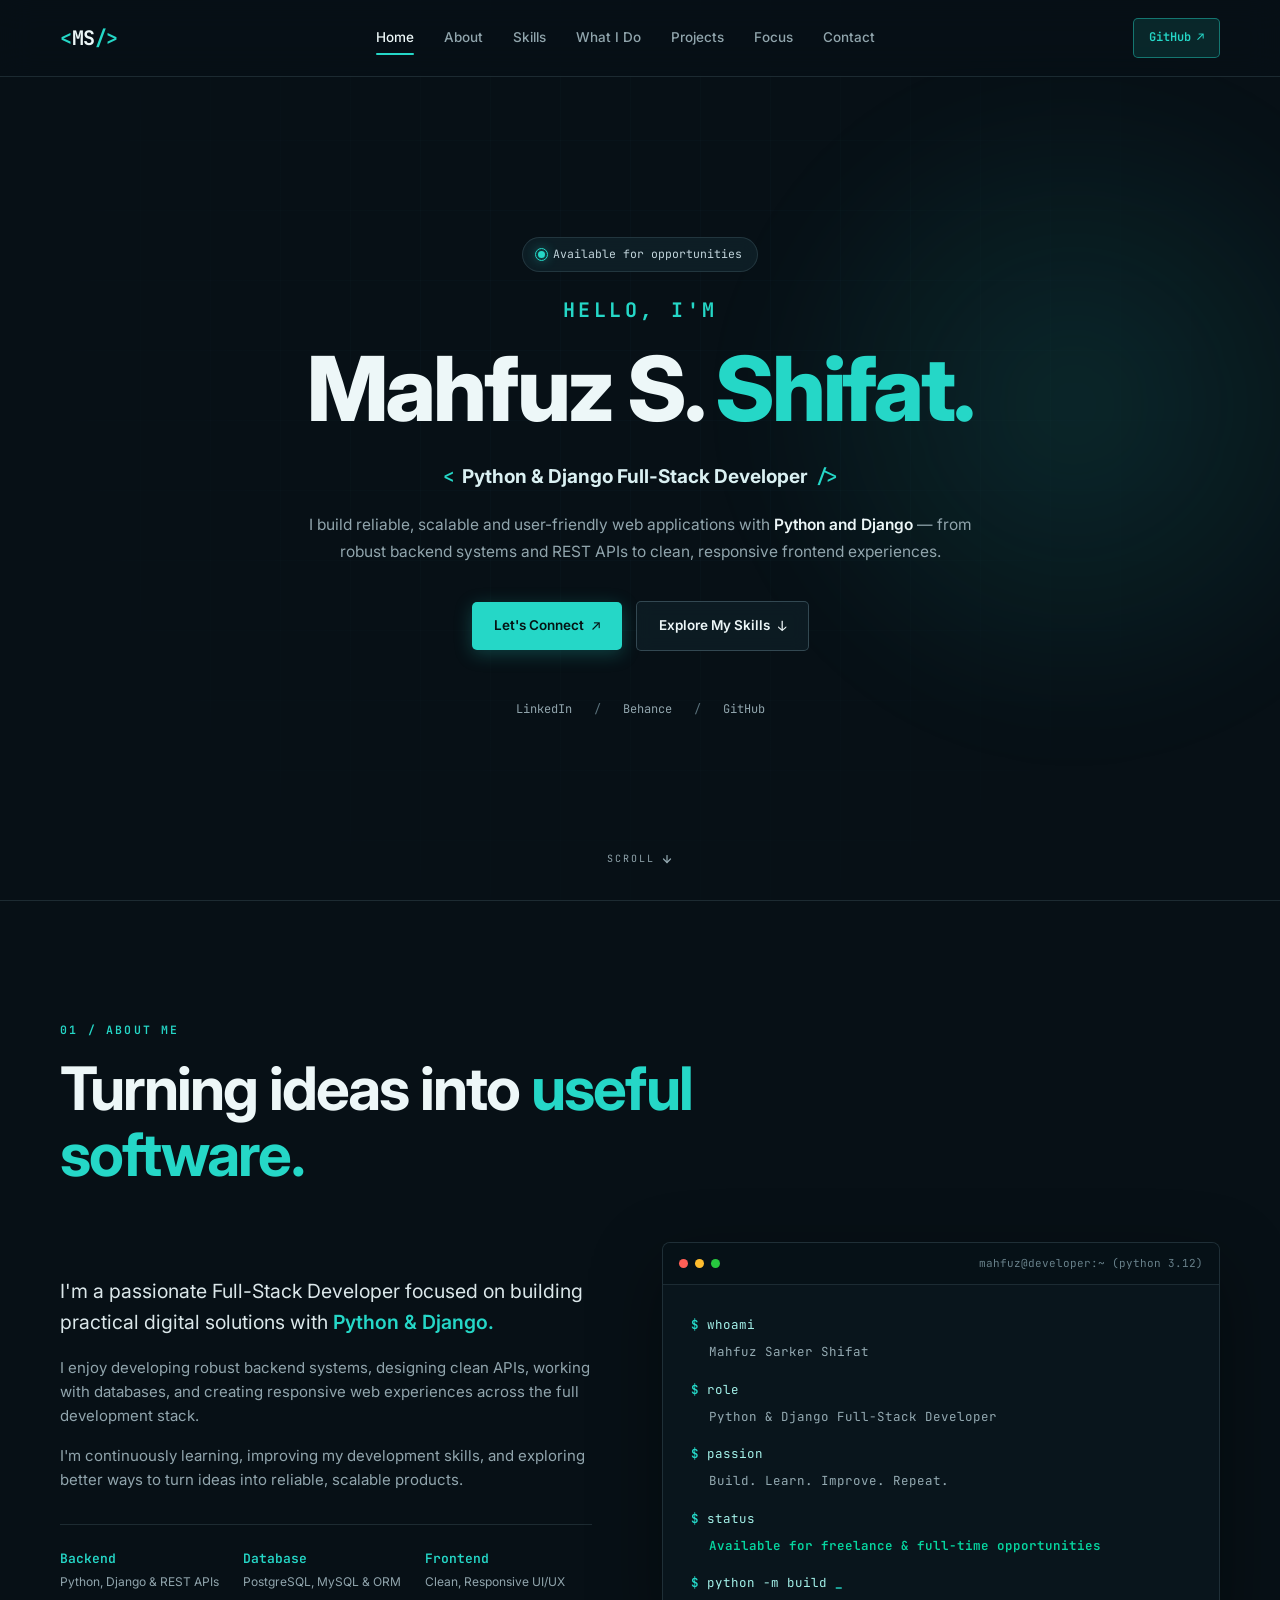
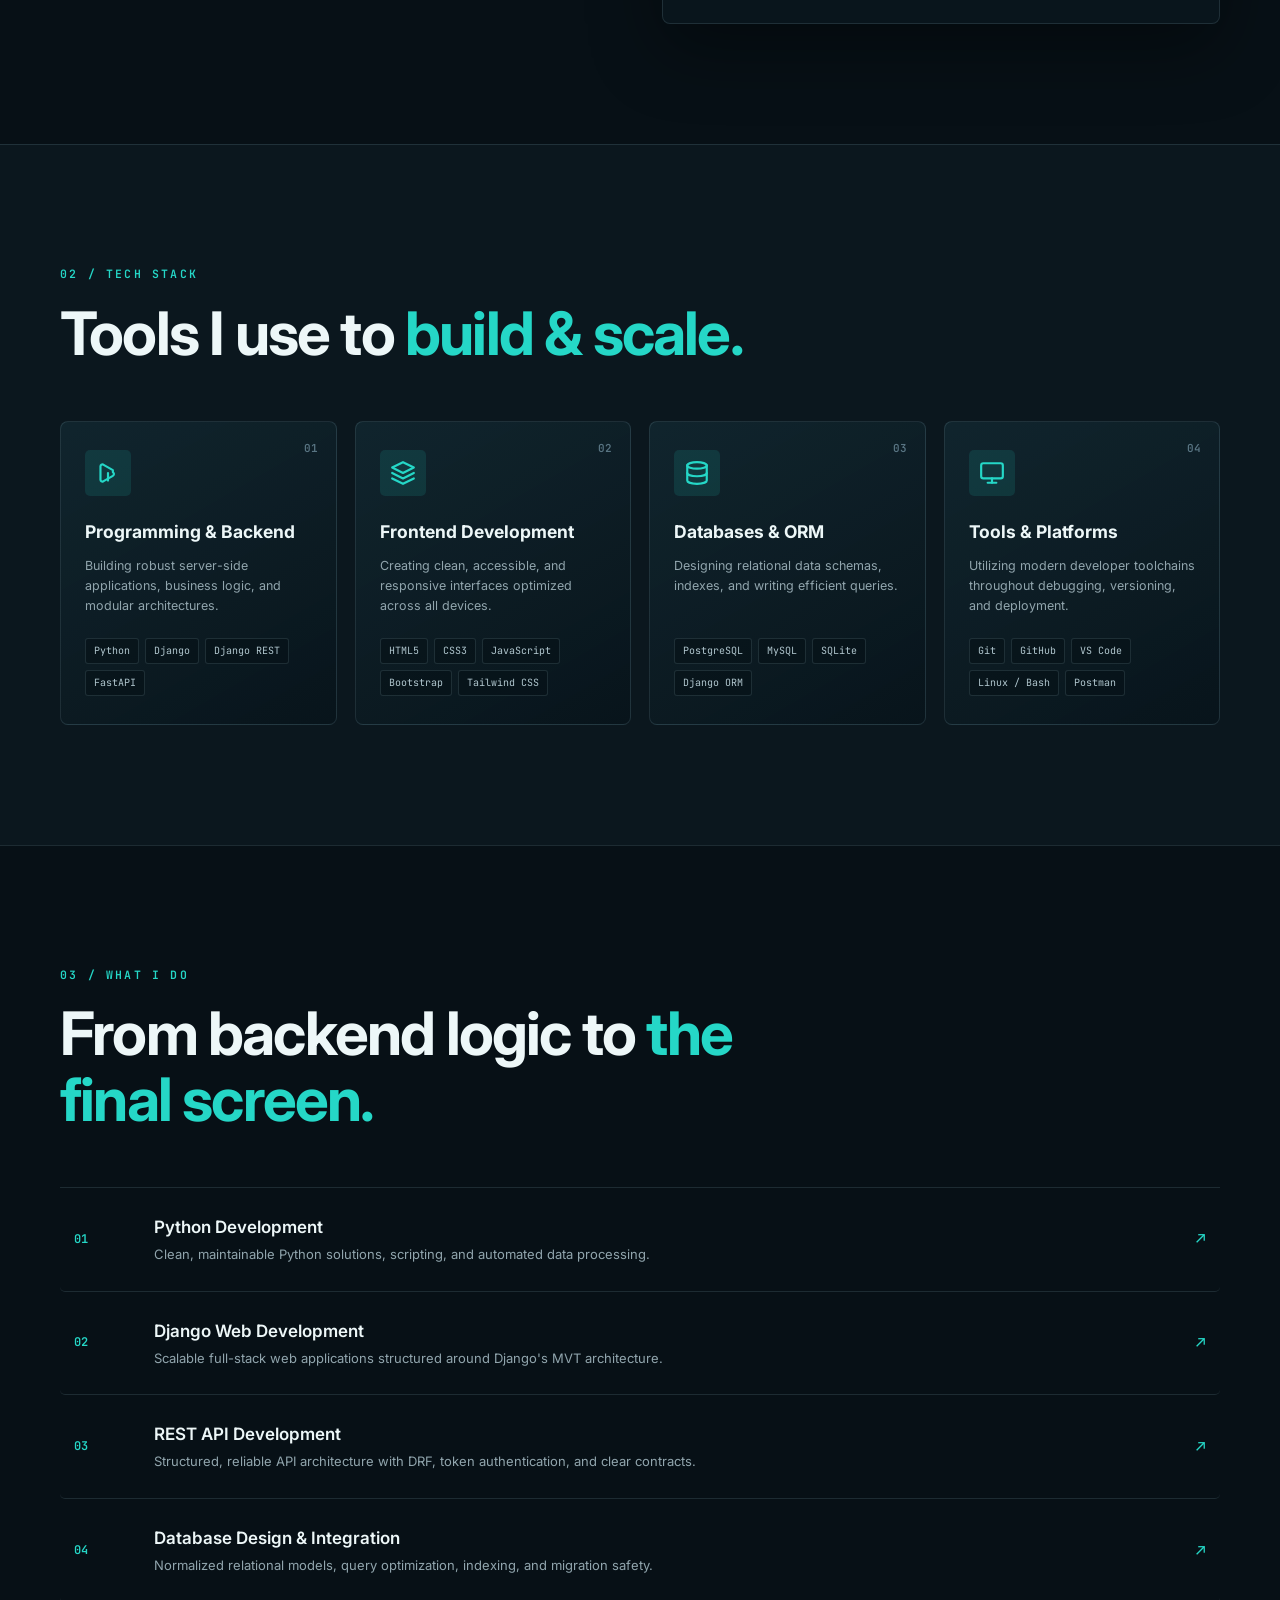
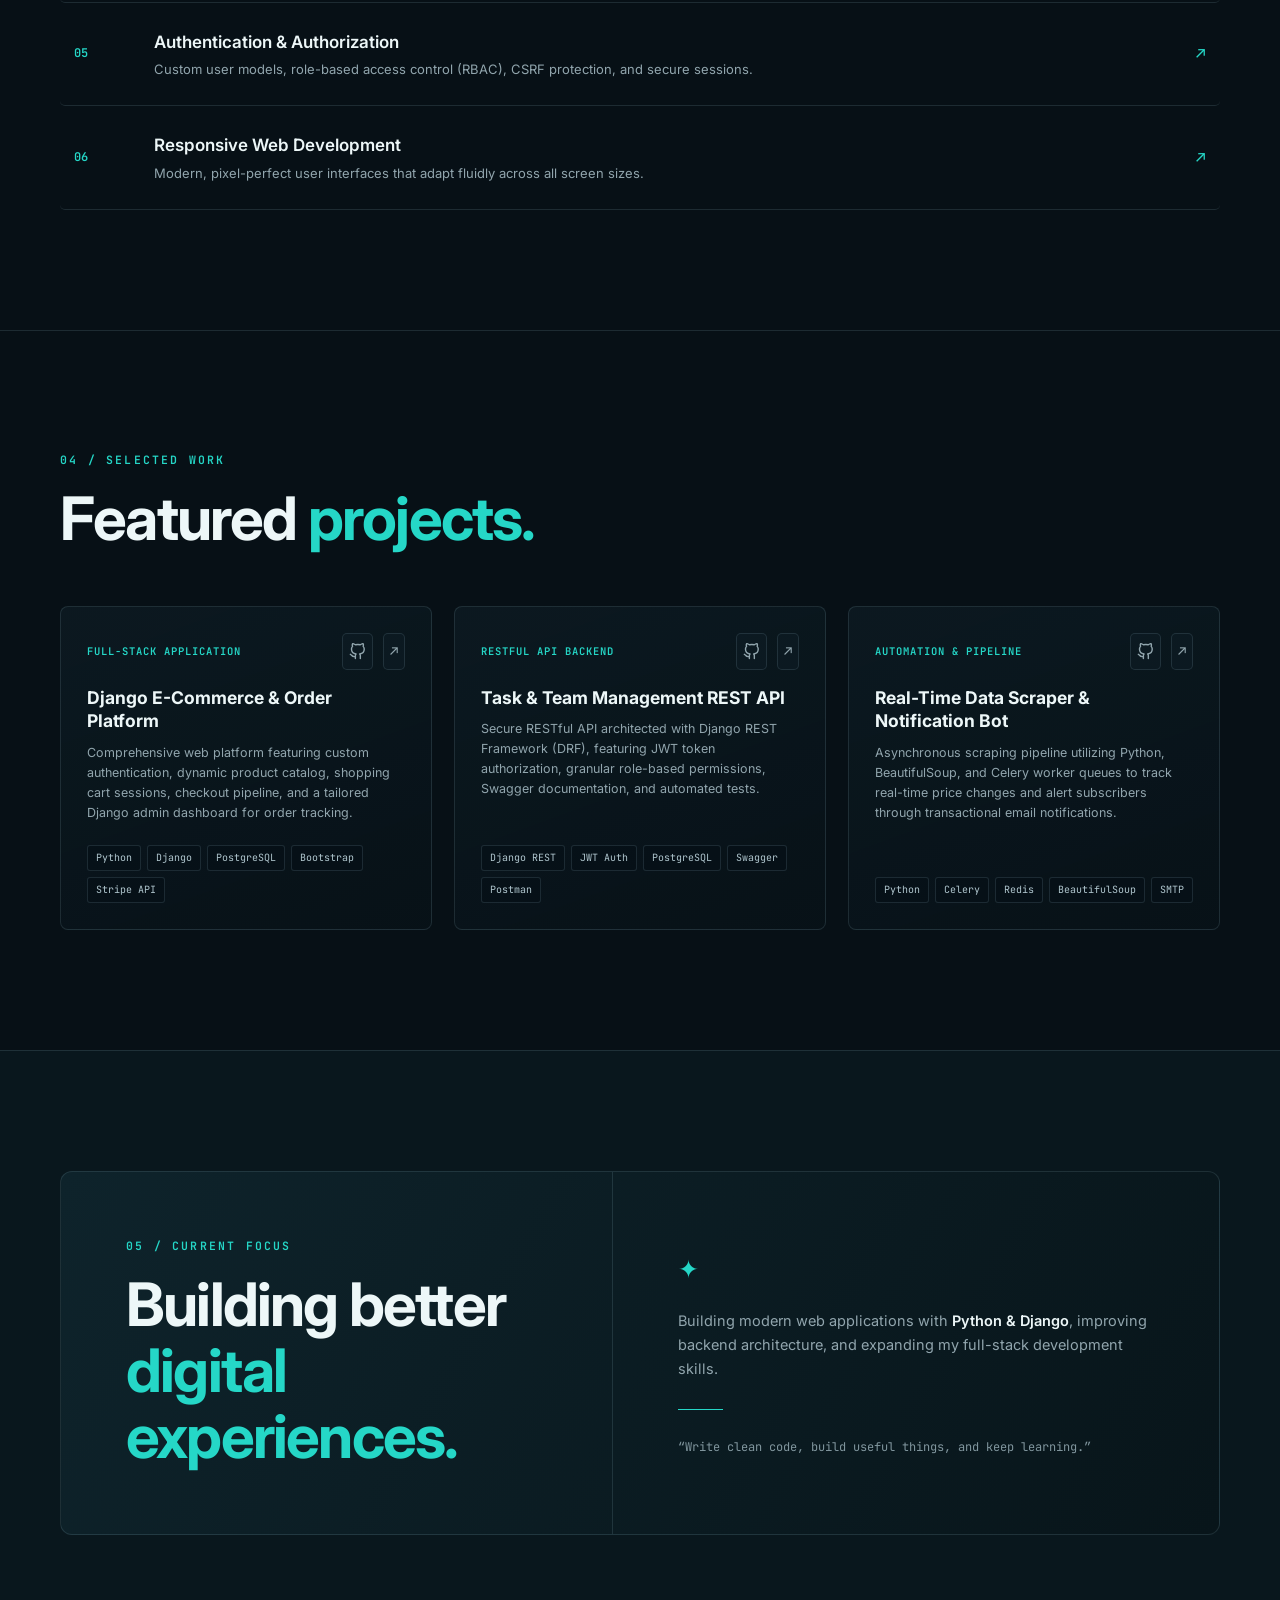
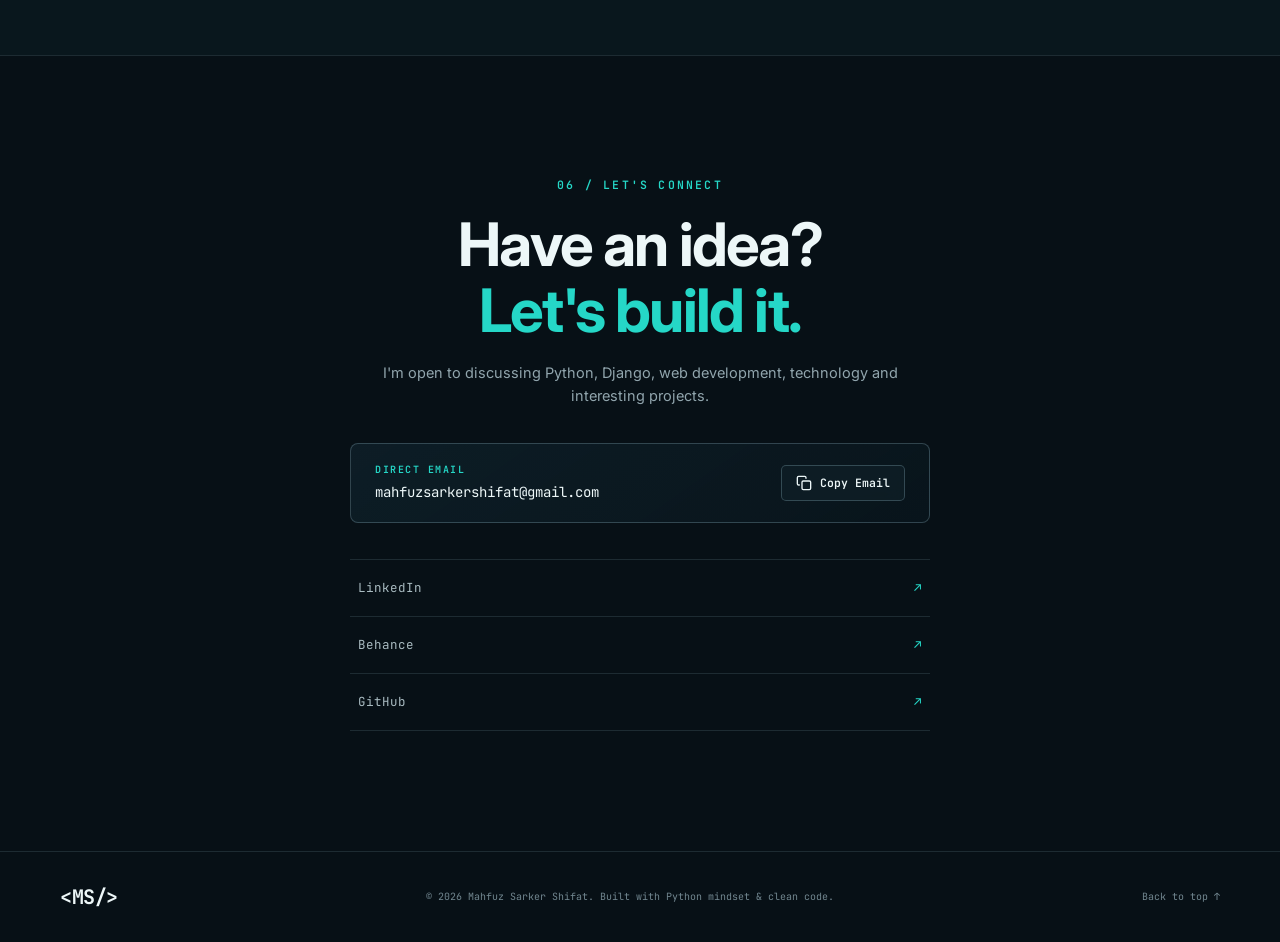
<file: My_Portfolio/index.html>
<!DOCTYPE html>
<html lang="en">
<head>
  <meta charset="UTF-8">
  <meta name="viewport" content="width=device-width, initial-scale=1.0">
  <meta name="description" content="Mahfuz Sarker Shifat — Python &amp; Django Full-Stack Developer. Scalable backend systems, clean REST APIs, and responsive web applications.">
  <meta name="theme-color" content="#071016">
  <title>Mahfuz Sarker Shifat | Python &amp; Django Full-Stack Developer</title>

  <!-- Google Fonts -->
  <link rel="preconnect" href="https://fonts.googleapis.com">
  <link rel="preconnect" href="https://fonts.gstatic.com" crossorigin>
  <link href="https://fonts.googleapis.com/css2?family=Inter:wght@300;400;500;600;700;800&family=JetBrains+Mono:wght@400;500;600;700&display=swap" rel="stylesheet">
  
  <link rel="stylesheet" href="style.css">
</head>
<body>
  <!-- Accessible Skip to Content -->
  <a href="#main-content" class="skip-link">Skip to main content</a>

  <!-- ==================== HEADER ==================== -->
  <header class="header" id="navbar">
    <div class="container nav-container">
      <a class="logo" href="#home" aria-label="Mahfuz Sarker Shifat Homepage">
        <span class="logo-bracket">&lt;</span>MS<span class="logo-bracket">/&gt;</span>
      </a>

      <!-- Mobile Hamburger Button -->
      <button class="menu-btn" id="menu-toggle" aria-label="Toggle navigation menu" aria-expanded="false" aria-controls="nav-links">
        <span class="bar"></span>
        <span class="bar"></span>
        <span class="bar"></span>
      </button>

      <!-- Navigation Links -->
      <nav class="nav-links" id="nav-links" role="navigation" aria-label="Primary Navigation">
        <a href="#home" class="nav-item active">Home</a>
        <a href="#about" class="nav-item">About</a>
        <a href="#skills" class="nav-item">Skills</a>
        <a href="#services" class="nav-item">What I Do</a>
        <a href="#projects" class="nav-item">Projects</a>
        <a href="#focus" class="nav-item">Focus</a>
        <a href="#contact" class="nav-item">Contact</a>
        <div class="mobile-nav-footer">
          <a class="nav-cta-mobile" href="https://github.com/mahfuz-s-shifat" target="_blank" rel="noopener noreferrer">
            GitHub Profile ↗
          </a>
        </div>
      </nav>

      <!-- Desktop Header CTA -->
      <div class="nav-actions">
        <a class="nav-cta" href="https://github.com/mahfuz-s-shifat" target="_blank" rel="noopener noreferrer">
          GitHub <span>↗</span>
        </a>
      </div>
    </div>
  </header>

  <!-- Mobile Backdrop Overlay -->
  <div class="nav-backdrop" id="nav-backdrop" aria-hidden="true"></div>

  <!-- ==================== MAIN CONTENT ==================== -->
  <main id="main-content">

    <!-- HERO SECTION -->
    <section class="hero" id="home" aria-label="Introduction">
      <div class="hero-grid" aria-hidden="true"></div>
      <div class="hero-glow" aria-hidden="true"></div>

      <div class="container hero-content">
        <!-- 1. Status Pill (Placed strictly on its own line) -->
        <div class="status-wrapper">
          <div class="status" role="status">
            <span class="status-pulse" aria-hidden="true"></span>
            Available for opportunities
          </div>
        </div>

        <!-- 2. Greeting Eyebrow (Placed strictly on its own line with enlarged size) -->
        <p class="hero-eyebrow">HELLO, I'M</p>

        <!-- 3. Hero Name Title -->
        <h1 class="hero-title">
          Mahfuz S. <span class="text-accent">Shifat.</span>
        </h1>

        <!-- 4. Role Badge -->
        <div class="hero-role">
          <span class="code-bracket" aria-hidden="true">&lt;</span>
          <strong>Python &amp; Django Full-Stack Developer</strong>
          <span class="code-bracket" aria-hidden="true">/&gt;</span>
        </div>

        <!-- 5. Bio Description -->
        <p class="hero-text">
          I build reliable, scalable and user-friendly web applications
          with <strong>Python and Django</strong> — from robust backend systems and REST APIs
          to clean, responsive frontend experiences.
        </p>

        <!-- 6. Action Buttons -->
        <div class="hero-actions">
          <a class="btn btn-primary" href="#contact">
            <span>Let's Connect</span>
            <span class="arrow-icon" aria-hidden="true">↗</span>
          </a>
          <a class="btn btn-secondary" href="#skills">
            <span>Explore My Skills</span>
            <span class="arrow-icon" aria-hidden="true">↓</span>
          </a>
        </div>

        <!-- 7. Social Links -->
        <div class="socials" aria-label="Social media links">
          <a href="https://www.linkedin.com/in/mahfuz-sarker-shifat-9b3b56406/" target="_blank" rel="noopener noreferrer">
            LinkedIn
          </a>
          <span class="social-divider" aria-hidden="true">/</span>
          <a href="https://www.behance.net/mahfuz_s_shifat" target="_blank" rel="noopener noreferrer">
            Behance
          </a>
          <span class="social-divider" aria-hidden="true">/</span>
          <a href="https://github.com/mahfuz-s-shifat" target="_blank" rel="noopener noreferrer">
            GitHub
          </a>
        </div>
      </div>

      <!-- Scroll Cue -->
      <a href="#about" class="scroll-cue" aria-label="Scroll down to About section">
        <span>SCROLL</span>
        <svg width="12" height="12" viewBox="0 0 24 24" fill="none" stroke="currentColor" stroke-width="2.5" stroke-linecap="round" stroke-linejoin="round" aria-hidden="true">
          <line x1="12" y1="5" x2="12" y2="19"></line>
          <polyline points="19 12 12 19 5 12"></polyline>
        </svg>
      </a>
    </section>

    <!-- ABOUT SECTION -->
    <section class="section about" id="about">
      <div class="container">
        <div class="section-heading">
          <p class="eyebrow">01 / ABOUT ME</p>
          <h2>Turning ideas into <span class="text-accent">useful software.</span></h2>
        </div>

        <div class="about-grid">
          <div class="about-copy">
            <p class="lead">
              I'm a passionate Full-Stack Developer focused on building
              practical digital solutions with <strong>Python &amp; Django.</strong>
            </p>
            <p>
              I enjoy developing robust backend systems, designing clean APIs,
              working with databases, and creating responsive web experiences
              across the full development stack.
            </p>
            <p>
              I'm continuously learning, improving my development skills,
              and exploring better ways to turn ideas into reliable, scalable products.
            </p>

            <div class="about-highlights">
              <div class="highlight-item">
                <span class="highlight-tag">Backend</span>
                <span class="highlight-desc">Python, Django &amp; REST APIs</span>
              </div>
              <div class="highlight-item">
                <span class="highlight-tag">Database</span>
                <span class="highlight-desc">PostgreSQL, MySQL &amp; ORM</span>
              </div>
              <div class="highlight-item">
                <span class="highlight-tag">Frontend</span>
                <span class="highlight-desc">Clean, Responsive UI/UX</span>
              </div>
            </div>
          </div>

          <!-- Interactive Developer Terminal -->
          <div class="terminal" aria-label="Developer Terminal profile">
            <div class="terminal-top">
              <div class="terminal-buttons" aria-hidden="true">
                <span class="dot close"></span>
                <span class="dot minimize"></span>
                <span class="dot maximize"></span>
              </div>
              <b class="terminal-title">mahfuz@developer:~ (python 3.12)</b>
            </div>
            <div class="terminal-body">
              <div class="terminal-line">
                <span class="prompt">$</span> <span class="cmd">whoami</span>
              </div>
              <div class="terminal-output">Mahfuz Sarker Shifat</div>

              <div class="terminal-line">
                <span class="prompt">$</span> <span class="cmd">role</span>
              </div>
              <div class="terminal-output">Python &amp; Django Full-Stack Developer</div>

              <div class="terminal-line">
                <span class="prompt">$</span> <span class="cmd">passion</span>
              </div>
              <div class="terminal-output">Build. Learn. Improve. Repeat.</div>

              <div class="terminal-line">
                <span class="prompt">$</span> <span class="cmd">status</span>
              </div>
              <div class="terminal-output">
                <span class="status-badge">Available for freelance &amp; full-time opportunities</span>
              </div>

              <div class="terminal-line">
                <span class="prompt">$</span> <span class="cmd">python -m build</span> <span class="cursor" aria-hidden="true">_</span>
              </div>
            </div>
          </div>
        </div>
      </div>
    </section>

    <!-- SKILLS SECTION -->
    <section class="section skills-section" id="skills">
      <div class="container">
        <div class="section-heading">
          <p class="eyebrow">02 / TECH STACK</p>
          <h2>Tools I use to <span class="text-accent">build &amp; scale.</span></h2>
        </div>

        <div class="skills-grid">
          <!-- Card 1 -->
          <article class="skill-card">
            <div class="card-number">01</div>
            <div class="skill-icon" aria-hidden="true">
              <svg width="26" height="26" viewBox="0 0 24 24" fill="none" stroke="currentColor" stroke-width="2" stroke-linecap="round" stroke-linejoin="round"><path d="M16.5 9.4 7.55 4.24a1.78 1.78 0 0 0-2.5 1.55v12.42a1.78 1.78 0 0 0 2.5 1.55L16.5 14.6a1.78 1.78 0 0 0 0-3.2z"></path><polyline points="12 12 12 19"></polyline></svg>
            </div>
            <h3>Programming &amp; Backend</h3>
            <p>Building robust server-side applications, business logic, and modular architectures.</p>
            <div class="tags">
              <span>Python</span>
              <span>Django</span>
              <span>Django REST</span>
              <span>FastAPI</span>
            </div>
          </article>

          <!-- Card 2 -->
          <article class="skill-card">
            <div class="card-number">02</div>
            <div class="skill-icon" aria-hidden="true">
              <svg width="26" height="26" viewBox="0 0 24 24" fill="none" stroke="currentColor" stroke-width="2" stroke-linecap="round" stroke-linejoin="round"><polygon points="12 2 2 7 12 12 22 7 12 2"></polygon><polyline points="2 17 12 22 22 17"></polyline><polyline points="2 12 12 17 22 12"></polyline></svg>
            </div>
            <h3>Frontend Development</h3>
            <p>Creating clean, accessible, and responsive interfaces optimized across all devices.</p>
            <div class="tags">
              <span>HTML5</span>
              <span>CSS3</span>
              <span>JavaScript</span>
              <span>Bootstrap</span>
              <span>Tailwind CSS</span>
            </div>
          </article>

          <!-- Card 3 -->
          <article class="skill-card">
            <div class="card-number">03</div>
            <div class="skill-icon" aria-hidden="true">
              <svg width="26" height="26" viewBox="0 0 24 24" fill="none" stroke="currentColor" stroke-width="2" stroke-linecap="round" stroke-linejoin="round"><ellipse cx="12" cy="5" rx="9" ry="3"></ellipse><path d="M21 12c0 1.66-4 3-9 3s-9-1.34-9-3"></path><path d="M3 5v14c0 1.66 4 3 9 3s9-1.34 9-3V5"></path></svg>
            </div>
            <h3>Databases &amp; ORM</h3>
            <p>Designing relational data schemas, indexes, and writing efficient queries.</p>
            <div class="tags">
              <span>PostgreSQL</span>
              <span>MySQL</span>
              <span>SQLite</span>
              <span>Django ORM</span>
            </div>
          </article>

          <!-- Card 4 -->
          <article class="skill-card">
            <div class="card-number">04</div>
            <div class="skill-icon" aria-hidden="true">
              <svg width="26" height="26" viewBox="0 0 24 24" fill="none" stroke="currentColor" stroke-width="2" stroke-linecap="round" stroke-linejoin="round"><rect x="2" y="3" width="20" height="14" rx="2" ry="2"></rect><line x1="8" y1="21" x2="16" y2="21"></line><line x1="12" y1="17" x2="12" y2="21"></line></svg>
            </div>
            <h3>Tools &amp; Platforms</h3>
            <p>Utilizing modern developer toolchains throughout debugging, versioning, and deployment.</p>
            <div class="tags">
              <span>Git</span>
              <span>GitHub</span>
              <span>VS Code</span>
              <span>Linux / Bash</span>
              <span>Postman</span>
            </div>
          </article>
        </div>
      </div>
    </section>

    <!-- SERVICES / WHAT I DO -->
    <section class="section services" id="services">
      <div class="container">
        <div class="section-heading">
          <p class="eyebrow">03 / WHAT I DO</p>
          <h2>From backend logic to <span class="text-accent">the final screen.</span></h2>
        </div>

        <div class="service-list" role="list">
          <div class="service-item" role="listitem">
            <span class="service-idx">01</span>
            <div class="service-content">
              <strong>Python Development</strong>
              <small>Clean, maintainable Python solutions, scripting, and automated data processing.</small>
            </div>
            <span class="service-arrow" aria-hidden="true">↗</span>
          </div>

          <div class="service-item" role="listitem">
            <span class="service-idx">02</span>
            <div class="service-content">
              <strong>Django Web Development</strong>
              <small>Scalable full-stack web applications structured around Django's MVT architecture.</small>
            </div>
            <span class="service-arrow" aria-hidden="true">↗</span>
          </div>

          <div class="service-item" role="listitem">
            <span class="service-idx">03</span>
            <div class="service-content">
              <strong>REST API Development</strong>
              <small>Structured, reliable API architecture with DRF, token authentication, and clear contracts.</small>
            </div>
            <span class="service-arrow" aria-hidden="true">↗</span>
          </div>

          <div class="service-item" role="listitem">
            <span class="service-idx">04</span>
            <div class="service-content">
              <strong>Database Design &amp; Integration</strong>
              <small>Normalized relational models, query optimization, indexing, and migration safety.</small>
            </div>
            <span class="service-arrow" aria-hidden="true">↗</span>
          </div>

          <div class="service-item" role="listitem">
            <span class="service-idx">05</span>
            <div class="service-content">
              <strong>Authentication &amp; Authorization</strong>
              <small>Custom user models, role-based access control (RBAC), CSRF protection, and secure sessions.</small>
            </div>
            <span class="service-arrow" aria-hidden="true">↗</span>
          </div>

          <div class="service-item" role="listitem">
            <span class="service-idx">06</span>
            <div class="service-content">
              <strong>Responsive Web Development</strong>
              <small>Modern, pixel-perfect user interfaces that adapt fluidly across all screen sizes.</small>
            </div>
            <span class="service-arrow" aria-hidden="true">↗</span>
          </div>
        </div>
      </div>
    </section>

    <!-- FEATURED PROJECTS -->
    <section class="section projects-section" id="projects">
      <div class="container">
        <div class="section-heading">
          <p class="eyebrow">04 / SELECTED WORK</p>
          <h2>Featured <span class="text-accent">projects.</span></h2>
        </div>

        <div class="projects-grid">
          <!-- Project 1 -->
          <article class="project-card">
            <div class="project-header">
              <span class="project-category">Full-Stack Application</span>
              <div class="project-links">
                <a href="https://github.com/mahfuz-s-shifat" target="_blank" rel="noopener noreferrer" aria-label="View Source Code on GitHub" class="icon-link">
                  <svg width="17" height="17" viewBox="0 0 24 24" fill="none" stroke="currentColor" stroke-width="2" stroke-linecap="round" stroke-linejoin="round"><path d="M9 19c-5 1.5-5-2.5-7-3m14 6v-3.87a3.37 3.37 0 0 0-.94-2.61c3.14-.35 6.44-1.54 6.44-7A5.44 5.44 0 0 0 20 4.77 5.07 5.07 0 0 0 19.91 1S18.73.65 16 2.48a13.38 13.38 0 0 0-7 0C6.27.65 5.09 1 5.09 1A5.07 5.07 0 0 0 5 4.77a5.44 5.44 0 0 0-1.5 3.78c0 5.42 3.3 6.61 6.44 7A3.37 3.37 0 0 0 9 18.13V22"></path></svg>
                </a>
                <a href="https://github.com/mahfuz-s-shifat" target="_blank" rel="noopener noreferrer" aria-label="Live Demo Preview" class="icon-link">
                  <span class="arrow-glyph" aria-hidden="true">↗</span>
                </a>
              </div>
            </div>
            <h3 class="project-title">Django E-Commerce &amp; Order Platform</h3>
            <p class="project-desc">
              Comprehensive web platform featuring custom authentication, dynamic product catalog, shopping cart sessions, checkout pipeline, and a tailored Django admin dashboard for order tracking.
            </p>
            <div class="tags">
              <span>Python</span>
              <span>Django</span>
              <span>PostgreSQL</span>
              <span>Bootstrap</span>
              <span>Stripe API</span>
            </div>
          </article>

          <!-- Project 2 -->
          <article class="project-card">
            <div class="project-header">
              <span class="project-category">RESTful API Backend</span>
              <div class="project-links">
                <a href="https://github.com/mahfuz-s-shifat" target="_blank" rel="noopener noreferrer" aria-label="View Source Code on GitHub" class="icon-link">
                  <svg width="17" height="17" viewBox="0 0 24 24" fill="none" stroke="currentColor" stroke-width="2" stroke-linecap="round" stroke-linejoin="round"><path d="M9 19c-5 1.5-5-2.5-7-3m14 6v-3.87a3.37 3.37 0 0 0-.94-2.61c3.14-.35 6.44-1.54 6.44-7A5.44 5.44 0 0 0 20 4.77 5.07 5.07 0 0 0 19.91 1S18.73.65 16 2.48a13.38 13.38 0 0 0-7 0C6.27.65 5.09 1 5.09 1A5.07 5.07 0 0 0 5 4.77a5.44 5.44 0 0 0-1.5 3.78c0 5.42 3.3 6.61 6.44 7A3.37 3.37 0 0 0 9 18.13V22"></path></svg>
                </a>
                <a href="https://github.com/mahfuz-s-shifat" target="_blank" rel="noopener noreferrer" aria-label="Live Demo Preview" class="icon-link">
                  <span class="arrow-glyph" aria-hidden="true">↗</span>
                </a>
              </div>
            </div>
            <h3 class="project-title">Task &amp; Team Management REST API</h3>
            <p class="project-desc">
              Secure RESTful API architected with Django REST Framework (DRF), featuring JWT token authorization, granular role-based permissions, Swagger documentation, and automated tests.
            </p>
            <div class="tags">
              <span>Django REST</span>
              <span>JWT Auth</span>
              <span>PostgreSQL</span>
              <span>Swagger</span>
              <span>Postman</span>
            </div>
          </article>

          <!-- Project 3 -->
          <article class="project-card">
            <div class="project-header">
              <span class="project-category">Automation &amp; Pipeline</span>
              <div class="project-links">
                <a href="https://github.com/mahfuz-s-shifat" target="_blank" rel="noopener noreferrer" aria-label="View Source Code on GitHub" class="icon-link">
                  <svg width="17" height="17" viewBox="0 0 24 24" fill="none" stroke="currentColor" stroke-width="2" stroke-linecap="round" stroke-linejoin="round"><path d="M9 19c-5 1.5-5-2.5-7-3m14 6v-3.87a3.37 3.37 0 0 0-.94-2.61c3.14-.35 6.44-1.54 6.44-7A5.44 5.44 0 0 0 20 4.77 5.07 5.07 0 0 0 19.91 1S18.73.65 16 2.48a13.38 13.38 0 0 0-7 0C6.27.65 5.09 1 5.09 1A5.07 5.07 0 0 0 5 4.77a5.44 5.44 0 0 0-1.5 3.78c0 5.42 3.3 6.61 6.44 7A3.37 3.37 0 0 0 9 18.13V22"></path></svg>
                </a>
                <a href="https://github.com/mahfuz-s-shifat" target="_blank" rel="noopener noreferrer" aria-label="Live Demo Preview" class="icon-link">
                  <span class="arrow-glyph" aria-hidden="true">↗</span>
                </a>
              </div>
            </div>
            <h3 class="project-title">Real-Time Data Scraper &amp; Notification Bot</h3>
            <p class="project-desc">
              Asynchronous scraping pipeline utilizing Python, BeautifulSoup, and Celery worker queues to track real-time price changes and alert subscribers through transactional email notifications.
            </p>
            <div class="tags">
              <span>Python</span>
              <span>Celery</span>
              <span>Redis</span>
              <span>BeautifulSoup</span>
              <span>SMTP</span>
            </div>
          </article>
        </div>
      </div>
    </section>

    <!-- CURRENT FOCUS -->
    <section class="section focus" id="focus">
      <div class="container">
        <div class="focus-box">
          <div class="focus-left">
            <p class="eyebrow">05 / CURRENT FOCUS</p>
            <h2>Building better<br><span class="text-accent">digital experiences.</span></h2>
          </div>
          <div class="focus-copy">
            <div class="focus-mark" aria-hidden="true">✦</div>
            <p>
              Building modern web applications with <strong>Python &amp; Django</strong>,
              improving backend architecture, and expanding my full-stack development skills.
            </p>
            <div class="focus-line" aria-hidden="true"></div>
            <blockquote class="philosophy">
              “Write clean code, build useful things, and keep learning.”
            </blockquote>
          </div>
        </div>
      </div>
    </section>

    <!-- CONTACT SECTION -->
    <section class="section contact" id="contact">
      <div class="container contact-inner">
        <p class="eyebrow">06 / LET'S CONNECT</p>
        <h2>Have an idea?<br><span class="text-accent">Let's build it.</span></h2>
        <p class="contact-text">
          I'm open to discussing Python, Django, web development,
          technology and interesting projects.
        </p>

        <!-- Direct Email Card with One-Click Copy -->
        <div class="email-card">
          <div class="email-info">
            <span class="email-label">DIRECT EMAIL</span>
            <a href="mailto:mahfuzsarkershifat@gmail.com" class="email-address" id="email-text">mahfuzsarkershifat@gmail.com</a>
          </div>
          <button class="btn btn-secondary copy-btn" id="copy-email-btn" type="button" aria-label="Copy email address to clipboard">
            <svg class="copy-icon" width="16" height="16" viewBox="0 0 24 24" fill="none" stroke="currentColor" stroke-width="2" stroke-linecap="round" stroke-linejoin="round" aria-hidden="true"><rect x="9" y="9" width="13" height="13" rx="2" ry="2"></rect><path d="M5 15H4a2 2 0 0 1-2-2V4a2 2 0 0 1 2-2h9a2 2 0 0 1 2 2v1"></path></svg>
            <span class="copy-text">Copy Email</span>
          </button>
        </div>

        <div class="contact-links" role="list">
          <a href="https://www.linkedin.com/in/mahfuz-sarker-shifat-9b3b56406/" target="_blank" rel="noopener noreferrer" class="contact-link-item" role="listitem">
            <span>LinkedIn</span>
            <b aria-hidden="true">↗</b>
          </a>
          <a href="https://www.behance.net/mahfuz_s_shifat" target="_blank" rel="noopener noreferrer" class="contact-link-item" role="listitem">
            <span>Behance</span>
            <b aria-hidden="true">↗</b>
          </a>
          <a href="https://github.com/mahfuz-s-shifat" target="_blank" rel="noopener noreferrer" class="contact-link-item" role="listitem">
            <span>GitHub</span>
            <b aria-hidden="true">↗</b>
          </a>
        </div>
      </div>
    </section>
  </main>

  <!-- FOOTER -->
  <footer class="footer-wrap">
    <div class="container footer">
      <div class="logo"><span>&lt;</span>MS<span>/&gt;</span></div>
      <p class="footer-copy">© 2026 Mahfuz Sarker Shifat. Built with Python mindset &amp; clean code.</p>
      <a href="#home" class="back-to-top" aria-label="Back to top of page">Back to top ↑</a>
    </div>
  </footer>

  <!-- Toast Notification Container for Clipboard copy -->
  <div class="toast" id="toast" role="alert" aria-live="polite" aria-hidden="true">
    <svg width="16" height="16" viewBox="0 0 24 24" fill="none" stroke="currentColor" stroke-width="2.5" stroke-linecap="round" stroke-linejoin="round" aria-hidden="true"><polyline points="20 6 9 17 4 12"></polyline></svg>
    <span>Email copied to clipboard!</span>
  </div>

  <script src="script.js"></script>
</body>
</html>
</file>
<file: My_Portfolio/style.css>
/* ==========================================================================
   PORTFOLIO STYLESHEET - MAHFUZ SARKER SHIFAT
   Python & Django Full-Stack Developer
   ========================================================================== */

/* 1. CSS VARIABLES & THEME TOKENS */
:root {
  --bg: #071016;
  --bg-soft: #0b171e;
  --surface: #0e1d25;
  --surface-2: #12242e;
  --surface-hover: #162c37;
  --line: rgba(152, 191, 205, 0.15);
  --line-light: rgba(152, 191, 205, 0.28);
  
  --text: #edf7f8;
  --text-secondary: #c2d5dc;
  --muted: #91a5ad;
  --muted-dark: #5b727c;
  
  --accent: #25d7c7;
  --accent-glow: rgba(37, 215, 199, 0.28);
  --accent-soft: rgba(37, 215, 199, 0.12);
  --accent-2: #6ee7ff;
  --accent-gradient: linear-gradient(135deg, #25d7c7 0%, #6ee7ff 100%);
  
  --term-red: #ff5f56;
  --term-yellow: #ffbd2e;
  --term-green: #27c93f;

  --sans: "Inter", -apple-system, BlinkMacSystemFont, "Segoe UI", Roboto, sans-serif;
  --mono: "JetBrains Mono", ui-monospace, SFMono-Regular, Menlo, Monaco, Consolas, monospace;
  
  --header-height: 76px;
  --container-width: 1160px;
  --radius-sm: 5px;
  --radius-md: 8px;
  --radius-lg: 12px;
  --transition: 0.22s cubic-bezier(0.16, 1, 0.3, 1);
}

/* 2. RESET & BASE */
*, *::before, *::after {
  box-sizing: border-box;
  margin: 0;
  padding: 0;
}

html {
  scroll-behavior: smooth;
  scroll-padding-top: calc(var(--header-height) + 20px);
  color-scheme: dark;
}

body {
  background-color: var(--bg);
  color: var(--text);
  font-family: var(--sans);
  line-height: 1.6;
  -webkit-font-smoothing: antialiased;
  -moz-osx-font-smoothing: grayscale;
  overflow-x: hidden;
  position: relative;
}

/* Custom Scrollbar */
::-webkit-scrollbar {
  width: 9px;
}
::-webkit-scrollbar-track {
  background: var(--bg);
}
::-webkit-scrollbar-thumb {
  background: #172d38;
  border-radius: 4px;
  border: 2px solid var(--bg);
}
::-webkit-scrollbar-thumb:hover {
  background: var(--accent);
}

a {
  color: inherit;
  text-decoration: none;
  transition: color var(--transition);
}

button {
  font: inherit;
  cursor: pointer;
  border: none;
  background: transparent;
  color: inherit;
}

/* Skip link for keyboard accessibility */
.skip-link {
  position: absolute;
  top: -60px;
  left: 20px;
  background: var(--accent);
  color: #041212;
  font-weight: 700;
  padding: 10px 18px;
  border-radius: var(--radius-sm);
  z-index: 1000;
  transition: top 0.2s ease;
  font-family: var(--mono);
  font-size: 13px;
}

.skip-link:focus {
  top: 15px;
}

.container {
  width: min(var(--container-width), calc(100% - 48px));
  margin-inline: auto;
}

.text-accent {
  color: var(--accent);
}

.eyebrow {
  display: block;
  color: var(--accent);
  font-family: var(--mono);
  font-size: 11.5px;
  font-weight: 600;
  letter-spacing: 2.2px;
  text-transform: uppercase;
  margin-bottom: 16px;
}

/* 3. HEADER & NAVIGATION */
.header {
  position: fixed;
  top: 0;
  left: 0;
  right: 0;
  z-index: 100;
  background: rgba(7, 16, 22, 0.82);
  backdrop-filter: blur(16px);
  -webkit-backdrop-filter: blur(16px);
  border-bottom: 1px solid var(--line);
  transition: background var(--transition), border-color var(--transition);
}

.header.scrolled {
  background: rgba(7, 16, 22, 0.94);
  border-bottom-color: var(--line-light);
  box-shadow: 0 10px 30px rgba(0, 0, 0, 0.35);
}

.nav-container {
  height: var(--header-height);
  display: flex;
  align-items: center;
  justify-content: space-between;
  position: relative;
}

.logo {
  font-family: var(--mono);
  font-size: 20px;
  font-weight: 700;
  letter-spacing: -0.5px;
  display: inline-flex;
  align-items: center;
}

.logo-bracket {
  color: var(--accent);
  transition: transform var(--transition);
}

.logo:hover .logo-bracket {
  color: var(--accent-2);
}

.nav-links {
  display: flex;
  align-items: center;
  gap: 30px;
}

.nav-item {
  color: var(--muted);
  font-size: 13.5px;
  font-weight: 500;
  position: relative;
  padding: 6px 0;
  transition: color var(--transition);
}

.nav-item::after {
  content: "";
  position: absolute;
  bottom: 0;
  left: 0;
  width: 0;
  height: 2px;
  background: var(--accent);
  transition: width var(--transition);
  border-radius: 2px;
}

.nav-item:hover,
.nav-item.active {
  color: var(--text);
}

.nav-item:hover::after,
.nav-item.active::after {
  width: 100%;
}

.nav-actions {
  display: flex;
  align-items: center;
}

.nav-cta {
  display: inline-flex;
  align-items: center;
  gap: 6px;
  border: 1px solid rgba(37, 215, 199, 0.45);
  background: var(--accent-soft);
  color: var(--accent);
  padding: 9px 15px;
  border-radius: var(--radius-sm);
  font-family: var(--mono);
  font-size: 12px;
  font-weight: 600;
  transition: all var(--transition);
}

.nav-cta:hover {
  background: var(--accent);
  color: #041212;
  box-shadow: 0 0 16px var(--accent-glow);
  transform: translateY(-1px);
}

.mobile-nav-footer {
  display: none;
}

/* Mobile Hamburger Button */
.menu-btn {
  display: none;
  width: 42px;
  height: 42px;
  position: relative;
  justify-content: center;
  align-items: center;
  border-radius: var(--radius-sm);
  border: 1px solid var(--line);
  background: rgba(14, 29, 37, 0.6);
}

.menu-btn .bar {
  display: block;
  width: 20px;
  height: 2px;
  background-color: var(--text);
  border-radius: 2px;
  transition: transform 0.25s ease, opacity 0.25s ease;
  position: absolute;
}

.menu-btn .bar:nth-child(1) {
  transform: translateY(-6px);
}

.menu-btn .bar:nth-child(2) {
  transform: translateY(0);
}

.menu-btn .bar:nth-child(3) {
  transform: translateY(6px);
}

.menu-btn.active .bar:nth-child(1) {
  transform: translateY(0) rotate(45deg);
  background-color: var(--accent);
}

.menu-btn.active .bar:nth-child(2) {
  opacity: 0;
}

.menu-btn.active .bar:nth-child(3) {
  transform: translateY(0) rotate(-45deg);
  background-color: var(--accent);
}

.nav-backdrop {
  display: none;
  position: fixed;
  inset: 0;
  background: rgba(4, 10, 14, 0.72);
  backdrop-filter: blur(4px);
  z-index: 95;
  opacity: 0;
  transition: opacity 0.25s ease;
}

.nav-backdrop.active {
  display: block;
  opacity: 1;
}

/* 4. HERO SECTION (Layout Separated & Enlarged Eyebrow) */
.hero {
  min-height: 100vh;
  padding-top: var(--header-height);
  position: relative;
  overflow: hidden;
  display: flex;
  align-items: center;
  justify-content: center;
}

.hero-grid {
  position: absolute;
  inset: 0;
  opacity: 0.4;
  background-image:
    linear-gradient(rgba(110, 231, 255, 0.045) 1px, transparent 1px),
    linear-gradient(90deg, rgba(110, 231, 255, 0.045) 1px, transparent 1px);
  background-size: 70px 70px;
  mask-image: radial-gradient(circle at 50% 40%, black 25%, transparent 80%);
  -webkit-mask-image: radial-gradient(circle at 50% 40%, black 25%, transparent 80%);
  pointer-events: none;
}

.hero-glow {
  position: absolute;
  width: 720px;
  height: 720px;
  border-radius: 50%;
  background: radial-gradient(circle, rgba(37, 215, 199, 0.12) 0%, transparent 66%);
  top: 5%;
  right: -12%;
  pointer-events: none;
  filter: blur(40px);
}

.hero-content {
  position: relative;
  max-width: 920px;
  text-align: center;
  padding: 85px 0 100px;
  z-index: 2;
  display: flex;
  flex-direction: column;
  align-items: center;
}

/* 1. Status Pill: Wrapped in its own block container */
.status-wrapper {
  display: flex;
  justify-content: center;
  align-items: center;
  width: 100%;
  margin-bottom: 26px; /* Clean separation between status and eyebrow */
}

.status {
  display: inline-flex;
  align-items: center;
  gap: 8px;
  border: 1px solid var(--line);
  background: rgba(16, 35, 43, 0.75);
  color: var(--text-secondary);
  border-radius: 100px;
  padding: 7px 15px;
  font-size: 11.5px;
  font-family: var(--mono);
  backdrop-filter: blur(8px);
}

.status-pulse {
  width: 7px;
  height: 7px;
  display: inline-block;
  background: var(--accent);
  border-radius: 50%;
  position: relative;
  box-shadow: 0 0 12px var(--accent);
}

.status-pulse::after {
  content: "";
  position: absolute;
  inset: -3px;
  border-radius: 50%;
  border: 1px solid var(--accent);
  animation: pulse 2s infinite cubic-bezier(0.24, 0, 0.38, 1);
}

@keyframes pulse {
  0% { transform: scale(1); opacity: 0.9; }
  70% { transform: scale(2.2); opacity: 0; }
  100% { transform: scale(2.2); opacity: 0; }
}

/* 2. Hero Eyebrow: Strictly its own block element + ENLARGED font size */
.hero-eyebrow {
  display: block;
  width: 100%;
  color: var(--accent);
  font-family: var(--mono);
  font-size: clamp(16px, 2.3vw, 20px); /* Enlarged as requested */
  font-weight: 700;
  letter-spacing: 3.5px;
  text-transform: uppercase;
  margin-bottom: 20px;
  line-height: 1.2;
}

/* 3. Hero Name Title */
.hero-title {
  font-size: clamp(2.7rem, 7.5vw, 5.6rem);
  line-height: 1.05;
  letter-spacing: -0.035em;
  font-weight: 800;
  overflow-wrap: break-word;
  word-break: break-word;
}

/* 4. Hero Role Badge */
.hero-role {
  margin: 26px auto 20px;
  display: inline-flex;
  justify-content: center;
  align-items: center;
  gap: 8px;
  font-size: clamp(15px, 2.2vw, 19px);
  color: #daf0f2;
}

.code-bracket {
  color: var(--accent);
  font-family: var(--mono);
  font-weight: 600;
}

/* 5. Hero Bio Text */
.hero-text {
  max-width: 680px;
  margin: 0 auto;
  color: var(--muted);
  font-size: 15.5px;
  line-height: 1.7;
}

.hero-text strong {
  color: var(--text);
  font-weight: 600;
}

/* 6. Buttons */
.hero-actions {
  display: flex;
  justify-content: center;
  align-items: center;
  gap: 14px;
  margin-top: 36px;
  flex-wrap: wrap;
}

.btn {
  display: inline-flex;
  align-items: center;
  justify-content: center;
  gap: 8px;
  padding: 13px 22px;
  border-radius: var(--radius-sm);
  font-size: 13.5px;
  font-weight: 600;
  font-family: var(--sans);
  transition: all var(--transition);
  cursor: pointer;
  text-decoration: none;
}

.arrow-icon {
  font-family: var(--mono);
  font-size: 14px;
  transition: transform var(--transition);
}

.btn-primary {
  background: var(--accent);
  color: #051414;
  box-shadow: 0 4px 18px rgba(37, 215, 199, 0.25);
}

.btn-primary:hover {
  background: #3ce5d7;
  box-shadow: 0 6px 24px rgba(37, 215, 199, 0.45);
  transform: translateY(-2px);
}

.btn-primary:hover .arrow-icon {
  transform: translate(2px, -2px);
}

.btn-secondary {
  border: 1px solid var(--line-light);
  background: rgba(15, 31, 39, 0.75);
  color: var(--text);
  backdrop-filter: blur(8px);
}

.btn-secondary:hover {
  background: var(--surface-2);
  border-color: var(--accent);
  color: var(--accent);
  transform: translateY(-2px);
}

.btn-secondary:hover .arrow-icon {
  transform: translateY(2px);
}

.btn:active {
  transform: translateY(0);
}

/* 7. Social Links */
.socials {
  display: flex;
  justify-content: center;
  align-items: center;
  gap: 16px;
  margin-top: 45px;
  color: var(--muted);
  font-family: var(--mono);
  font-size: 12px;
}

.socials a {
  transition: color var(--transition);
  padding: 4px 6px;
}

.socials a:hover {
  color: var(--accent);
}

.social-divider {
  color: var(--muted-dark);
  user-select: none;
}

/* Scroll Cue */
.scroll-cue {
  position: absolute;
  bottom: 24px;
  left: 50%;
  transform: translateX(-50%);
  display: inline-flex;
  align-items: center;
  gap: 6px;
  color: var(--muted);
  font-family: var(--mono);
  font-size: 10px;
  letter-spacing: 2px;
  padding: 8px 12px;
  border-radius: 100px;
  border: 1px solid transparent;
  transition: all var(--transition);
}

.scroll-cue:hover {
  color: var(--accent);
  border-color: var(--line);
  background: rgba(14, 29, 37, 0.5);
}

.scroll-cue svg {
  animation: bounce 1.8s infinite ease-in-out;
}

@keyframes bounce {
  0%, 100% { transform: translateY(0); }
  50% { transform: translateY(4px); }
}

/* 5. GENERAL SECTIONS */
.section {
  padding: 120px 0;
  border-top: 1px solid var(--line);
  position: relative;
}

.section-heading {
  max-width: 720px;
  margin-bottom: 55px;
}

.section-heading h2,
.focus h2,
.contact h2 {
  font-size: clamp(34px, 4.8vw, 60px);
  line-height: 1.1;
  letter-spacing: -0.03em;
  font-weight: 700;
}

/* 6. ABOUT SECTION & TERMINAL */
.about-grid {
  display: grid;
  grid-template-columns: 1fr 1.05fr;
  gap: 70px;
  align-items: center;
}

.about-copy {
  color: var(--muted);
  font-size: 15px;
}

.about-copy .lead {
  color: #dbe7ea;
  font-size: 19.5px;
  line-height: 1.6;
  margin-bottom: 18px;
}

.about-copy p + p {
  margin-top: 16px;
}

.about-copy strong {
  color: var(--accent);
  font-weight: 600;
}

.about-highlights {
  display: grid;
  grid-template-columns: repeat(3, 1fr);
  gap: 16px;
  margin-top: 32px;
  padding-top: 24px;
  border-top: 1px solid var(--line);
}

.highlight-item {
  display: flex;
  flex-direction: column;
  gap: 4px;
}

.highlight-tag {
  font-family: var(--mono);
  font-size: 13px;
  font-weight: 600;
  color: var(--accent);
}

.highlight-desc {
  font-size: 12px;
  color: var(--muted);
  line-height: 1.4;
}

/* Terminal Component */
.terminal {
  border: 1px solid var(--line);
  background: #09151c;
  border-radius: var(--radius-md);
  overflow: hidden;
  box-shadow: 0 24px 70px rgba(0, 0, 0, 0.4);
}

.terminal-top {
  height: 42px;
  padding: 0 16px;
  display: flex;
  align-items: center;
  justify-content: space-between;
  border-bottom: 1px solid var(--line);
  background: #061117;
}

.terminal-buttons {
  display: flex;
  align-items: center;
  gap: 7px;
}

.terminal-buttons .dot {
  width: 9px;
  height: 9px;
  border-radius: 50%;
}

.terminal-buttons .dot.close { background: var(--term-red); }
.terminal-buttons .dot.minimize { background: var(--term-yellow); }
.terminal-buttons .dot.maximize { background: var(--term-green); }

.terminal-title {
  color: #68808a;
  font-family: var(--mono);
  font-size: 11px;
  font-weight: 400;
}

.terminal-body {
  padding: 28px;
  font-family: var(--mono);
  font-size: 12.5px;
  line-height: 1.9;
}

.terminal-line {
  display: flex;
  gap: 8px;
  color: var(--text-secondary);
}

.terminal-line .prompt {
  color: var(--accent);
  font-weight: 600;
}

.terminal-line .cmd {
  color: #a4f2ea;
}

.terminal-output {
  color: #94aab2;
  padding-left: 18px;
  margin-top: 3px;
  margin-bottom: 14px;
}

.status-badge {
  color: #06d6a0;
  font-weight: 600;
}

.cursor {
  color: var(--accent);
  font-weight: 700;
  animation: blink 1s step-start infinite;
}

@keyframes blink {
  50% { opacity: 0; }
}

/* 7. SKILLS SECTION */
.skills-section {
  background: var(--bg-soft);
}

.skills-grid {
  display: grid;
  grid-template-columns: repeat(4, 1fr);
  gap: 18px;
}

.skill-card {
  position: relative;
  padding: 28px 24px;
  border: 1px solid var(--line);
  background: linear-gradient(150deg, rgba(19, 42, 51, 0.75) 0%, rgba(8, 20, 27, 0.85) 100%);
  border-radius: var(--radius-md);
  overflow: hidden;
  transition: transform var(--transition), border-color var(--transition), box-shadow var(--transition);
  display: flex;
  flex-direction: column;
}

.skill-card:hover {
  transform: translateY(-5px);
  border-color: rgba(37, 215, 199, 0.5);
  box-shadow: 0 14px 36px rgba(0, 0, 0, 0.35);
}

.card-number {
  position: absolute;
  right: 18px;
  top: 18px;
  color: #587482;
  font-family: var(--mono);
  font-size: 11px;
  font-weight: 600;
}

.skill-icon {
  color: var(--accent);
  margin-bottom: 22px;
  display: inline-flex;
  padding: 10px;
  background: var(--accent-soft);
  border-radius: var(--radius-sm);
  width: fit-content;
}

.skill-card h3 {
  font-size: 17.5px;
  font-weight: 700;
  margin-bottom: 10px;
  color: var(--text);
}

.skill-card p {
  color: var(--muted);
  font-size: 12.5px;
  line-height: 1.6;
  margin-bottom: 22px;
  flex-grow: 1;
}

.tags {
  display: flex;
  flex-wrap: wrap;
  gap: 6px;
}

.tags span {
  border: 1px solid var(--line);
  background: rgba(6, 17, 23, 0.55);
  color: #b1c7cf;
  padding: 4px 8px;
  border-radius: 3px;
  font-family: var(--mono);
  font-size: 10px;
}

/* 8. SERVICES SECTION */
.service-list {
  border-top: 1px solid var(--line);
}

.service-item {
  display: grid;
  grid-template-columns: 60px 1fr 35px;
  align-items: center;
  gap: 20px;
  padding: 26px 14px;
  border-bottom: 1px solid var(--line);
  transition: all var(--transition);
  border-radius: var(--radius-sm);
}

.service-item:hover {
  background: rgba(14, 29, 37, 0.45);
  padding-left: 20px;
  padding-right: 20px;
  border-bottom-color: var(--accent);
}

.service-idx {
  color: var(--accent);
  font-family: var(--mono);
  font-size: 12px;
  font-weight: 600;
}

.service-content strong {
  display: block;
  font-size: 17px;
  font-weight: 600;
  color: var(--text);
  margin-bottom: 4px;
  transition: color var(--transition);
}

.service-item:hover .service-content strong {
  color: var(--accent);
}

.service-content small {
  color: var(--muted);
  font-size: 13px;
  line-height: 1.5;
  display: block;
}

.service-arrow {
  color: var(--accent);
  font-family: var(--mono);
  font-size: 16px;
  text-align: right;
  transition: transform var(--transition);
}

.service-item:hover .service-arrow {
  transform: translate(3px, -3px);
}

/* 9. FEATURED PROJECTS SECTION */
.projects-section {
  background: var(--bg);
}

.projects-grid {
  display: grid;
  grid-template-columns: repeat(3, 1fr);
  gap: 22px;
}

.project-card {
  padding: 26px;
  border: 1px solid var(--line);
  background: linear-gradient(160deg, rgba(14, 29, 37, 0.7) 0%, rgba(8, 18, 24, 0.8) 100%);
  border-radius: var(--radius-md);
  display: flex;
  flex-direction: column;
  transition: transform var(--transition), border-color var(--transition), box-shadow var(--transition);
}

.project-card:hover {
  transform: translateY(-5px);
  border-color: rgba(37, 215, 199, 0.5);
  box-shadow: 0 16px 40px rgba(0, 0, 0, 0.4);
}

.project-header {
  display: flex;
  justify-content: space-between;
  align-items: center;
  margin-bottom: 16px;
}

.project-category {
  font-family: var(--mono);
  font-size: 10.5px;
  font-weight: 600;
  color: var(--accent);
  text-transform: uppercase;
  letter-spacing: 1px;
}

.project-links {
  display: flex;
  gap: 10px;
}

.icon-link {
  color: var(--muted);
  display: inline-flex;
  align-items: center;
  justify-content: center;
  padding: 6px;
  border-radius: var(--radius-sm);
  background: rgba(14, 29, 37, 0.6);
  border: 1px solid var(--line);
  transition: all var(--transition);
}

.icon-link:hover {
  color: var(--accent);
  border-color: var(--accent);
  background: var(--surface-2);
}

.arrow-glyph {
  font-family: var(--mono);
  font-size: 14px;
}

.project-title {
  font-size: 17.5px;
  font-weight: 700;
  margin-bottom: 10px;
  color: var(--text);
  line-height: 1.35;
}

.project-desc {
  color: var(--muted);
  font-size: 12.5px;
  line-height: 1.6;
  margin-bottom: 22px;
  flex-grow: 1;
}

.project-card .tags span {
  background: rgba(6, 17, 23, 0.7);
}

/* 10. CURRENT FOCUS SECTION */
.focus {
  background: #09171d;
}

.focus-box {
  display: grid;
  grid-template-columns: 1fr 1.1fr;
  border: 1px solid var(--line);
  background: linear-gradient(120deg, #0e232b 0%, #08151a 100%);
  border-radius: var(--radius-lg);
  overflow: hidden;
}

.focus-left {
  padding: 65px;
  display: flex;
  flex-direction: column;
  justify-content: center;
}

.focus-copy {
  padding: 65px;
  border-left: 1px solid var(--line);
  display: flex;
  flex-direction: column;
  justify-content: center;
}

.focus-mark {
  color: var(--accent);
  font-size: 25px;
  margin-bottom: 20px;
}

.focus-copy p {
  color: var(--muted);
  font-size: 14.5px;
  line-height: 1.65;
}

.focus-copy strong {
  color: var(--text);
  font-weight: 600;
}

.focus-line {
  width: 45px;
  height: 1px;
  background: var(--accent);
  margin: 28px 0;
}

.focus-copy .philosophy {
  font-family: var(--mono);
  font-size: 12px;
  color: #81969e;
  line-height: 1.6;
}

/* 11. CONTACT SECTION */
.contact {
  text-align: center;
}

.contact-inner {
  max-width: 800px;
}

.contact h2 {
  margin-bottom: 18px;
}

.contact-text {
  max-width: 560px;
  margin: 0 auto 36px;
  color: var(--muted);
  font-size: 14.5px;
  line-height: 1.6;
}

/* Email Card with Copy Action */
.email-card {
  display: flex;
  align-items: center;
  justify-content: space-between;
  padding: 18px 24px;
  background: linear-gradient(145deg, rgba(16, 35, 45, 0.7) 0%, rgba(9, 21, 28, 0.9) 100%);
  border: 1px solid var(--line-light);
  border-radius: var(--radius-md);
  margin: 0 auto 36px;
  max-width: 580px;
  gap: 16px;
  flex-wrap: wrap;
}

.email-info {
  display: flex;
  flex-direction: column;
  align-items: flex-start;
  gap: 3px;
}

.email-label {
  font-family: var(--mono);
  font-size: 10px;
  letter-spacing: 1.5px;
  color: var(--accent);
  font-weight: 600;
}

.email-address {
  font-family: var(--mono);
  font-size: 14px;
  color: var(--text);
  word-break: break-all;
}

.email-address:hover {
  color: var(--accent);
}

.copy-btn {
  padding: 8px 14px;
  font-size: 11.5px;
  font-family: var(--mono);
}

.copy-btn.copied {
  background: var(--accent);
  color: #041212;
  border-color: var(--accent);
}

.contact-links {
  margin: 0 auto;
  max-width: 580px;
  border-top: 1px solid var(--line);
}

.contact-link-item {
  display: flex;
  justify-content: space-between;
  align-items: center;
  padding: 18px 8px;
  border-bottom: 1px solid var(--line);
  font-family: var(--mono);
  font-size: 12.5px;
  color: #a9bbc1;
  transition: all var(--transition);
}

.contact-link-item b {
  color: var(--accent);
  font-weight: 400;
  transition: transform var(--transition);
}

.contact-link-item:hover {
  color: var(--accent);
  padding-left: 14px;
  padding-right: 14px;
}

.contact-link-item:hover b {
  transform: translate(3px, -3px);
}

/* Toast Notification */
.toast {
  position: fixed;
  bottom: 24px;
  right: 24px;
  background: #0d2730;
  border: 1px solid var(--accent);
  color: var(--text);
  padding: 12px 20px;
  border-radius: var(--radius-sm);
  font-family: var(--mono);
  font-size: 12px;
  display: inline-flex;
  align-items: center;
  gap: 10px;
  box-shadow: 0 10px 30px rgba(0, 0, 0, 0.4);
  z-index: 1000;
  opacity: 0;
  visibility: hidden;
  transform: translateY(12px);
  transition: all 0.25s ease;
}

.toast svg {
  color: var(--accent);
}

.toast.show {
  opacity: 1;
  visibility: visible;
  transform: translateY(0);
}

/* 12. FOOTER */
.footer-wrap {
  border-top: 1px solid var(--line);
}

.footer {
  min-height: 90px;
  display: flex;
  align-items: center;
  justify-content: space-between;
  gap: 20px;
}

.footer-copy,
.back-to-top {
  color: #728790;
  font-family: var(--mono);
  font-size: 10px;
}

.back-to-top:hover {
  color: var(--accent);
}

/* 13. RESPONSIVE BREAKPOINTS */
@media (max-width: 1024px) {
  .skills-grid {
    grid-template-columns: repeat(2, 1fr);
  }

  .projects-grid {
    grid-template-columns: repeat(2, 1fr);
  }

  .about-grid {
    grid-template-columns: 1fr;
    gap: 45px;
  }

  .focus-box {
    grid-template-columns: 1fr;
  }

  .focus-copy {
    border-left: none;
    border-top: 1px solid var(--line);
  }

  .focus-left,
  .focus-copy {
    padding: 45px;
  }
}

@media (max-width: 768px) {
  :root {
    --header-height: 68px;
  }

  html {
    scroll-padding-top: calc(var(--header-height) + 16px);
  }

  .container {
    width: min(100% - 32px, var(--container-width));
  }

  .menu-btn {
    display: flex;
  }

  .nav-actions {
    display: none;
  }

  .nav-links {
    position: fixed;
    top: var(--header-height);
    left: 0;
    right: 0;
    background: rgba(7, 16, 22, 0.98);
    border-bottom: 1px solid var(--line);
    padding: 20px 24px 30px;
    flex-direction: column;
    align-items: flex-start;
    gap: 0;
    transform: translateY(-120%);
    opacity: 0;
    visibility: hidden;
    transition: transform 0.28s cubic-bezier(0.16, 1, 0.3, 1), opacity 0.2s ease, visibility 0.2s;
    z-index: 99;
  }

  .nav-links.open {
    transform: translateY(0);
    opacity: 1;
    visibility: visible;
  }

  .nav-item {
    width: 100%;
    padding: 14px 0;
    border-bottom: 1px solid rgba(152, 191, 205, 0.08);
    font-size: 15px;
  }

  .nav-item::after {
    display: none;
  }

  .mobile-nav-footer {
    display: block;
    width: 100%;
    padding-top: 20px;
  }

  .nav-cta-mobile {
    display: block;
    width: 100%;
    text-align: center;
    border: 1px solid var(--accent);
    background: var(--accent-soft);
    color: var(--accent);
    padding: 12px;
    border-radius: var(--radius-sm);
    font-family: var(--mono);
    font-size: 13px;
    font-weight: 600;
  }

  /* Hero Section on Mobile */
  .hero-content {
    padding: 60px 0 80px;
  }

  .hero-eyebrow {
    font-size: clamp(15px, 3.8vw, 18px);
    letter-spacing: 2.8px;
    margin-bottom: 16px;
  }

  .hero-title {
    font-size: clamp(2.3rem, 11vw, 3.8rem);
  }

  .hero-role {
    font-size: 14px;
    flex-wrap: wrap;
  }

  .hero-actions {
    flex-direction: column;
    width: 100%;
    max-width: 290px;
    margin-inline: auto;
  }

  .btn {
    width: 100%;
  }

  .socials {
    flex-wrap: wrap;
    gap: 12px;
  }

  .section {
    padding: 85px 0;
  }

  .section-heading {
    margin-bottom: 35px;
  }

  .section-heading h2,
  .focus h2,
  .contact h2 {
    font-size: 38px;
    letter-spacing: -2px;
  }

  .skills-grid,
  .projects-grid {
    grid-template-columns: 1fr;
  }

  .about-highlights {
    grid-template-columns: 1fr;
    gap: 14px;
  }

  .service-item {
    grid-template-columns: 36px 1fr 25px;
    gap: 12px;
    padding: 20px 8px;
  }

  .service-content strong {
    font-size: 15.5px;
  }

  .service-content small {
    font-size: 12px;
  }

  .focus-left,
  .focus-copy {
    padding: 35px 24px;
  }

  .footer {
    flex-direction: column;
    text-align: center;
    padding: 24px 0;
  }
}

/* 14. ACCESSIBILITY & PREFERS-REDUCED-MOTION */
@media (prefers-reduced-motion: reduce) {
  html {
    scroll-behavior: auto;
  }

  *, *::before, *::after {
    animation-duration: 0.01ms !important;
    animation-iteration-count: 1 !important;
    transition-duration: 0.01ms !important;
    scroll-behavior: auto !important;
  }
}
</file>
